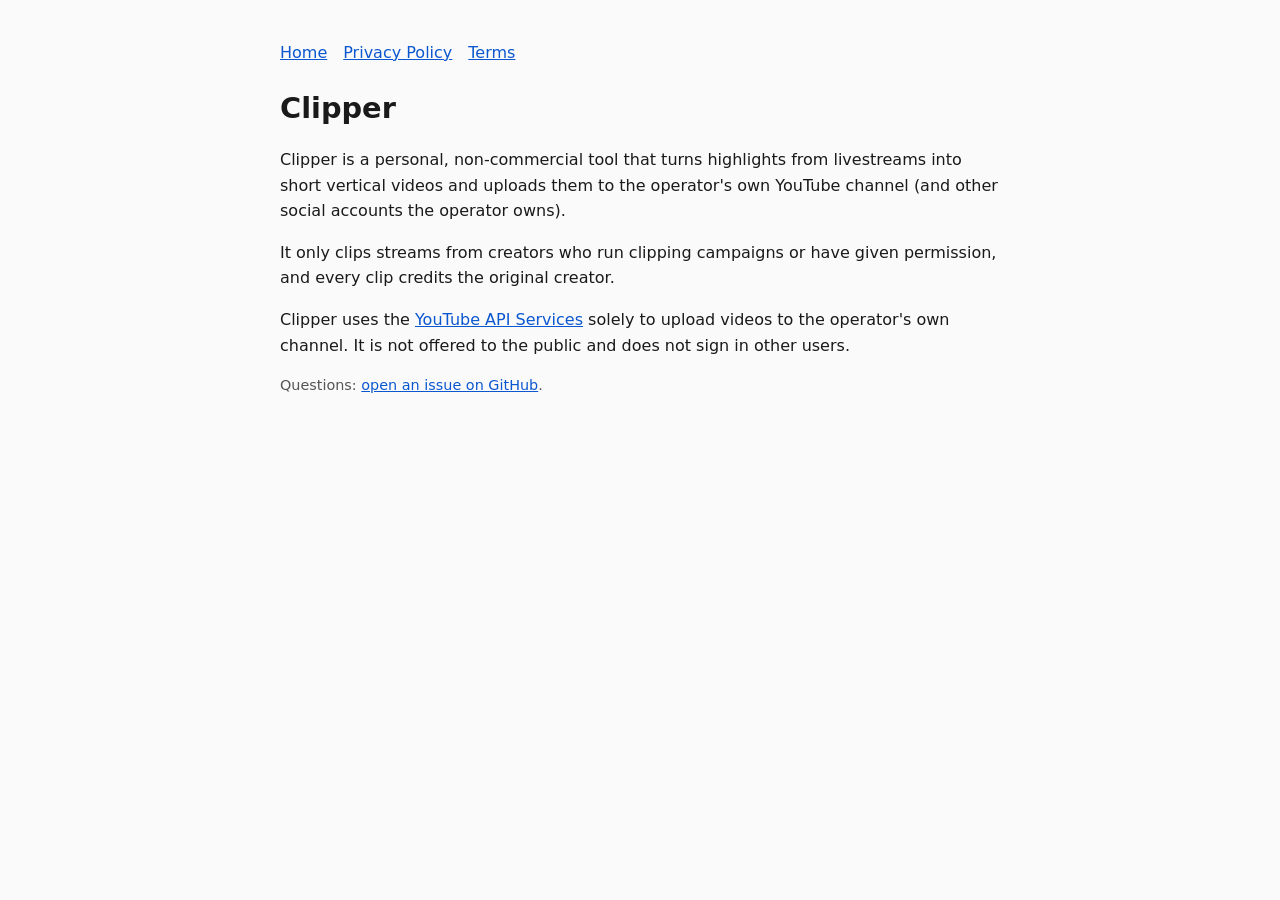
<file: index.html>
<!doctype html>
<html lang="en"><head><meta charset="utf-8"><meta name="viewport" content="width=device-width,initial-scale=1">
<title>Clipper</title><link rel="stylesheet" href="style.css"></head>
<body>
<nav><a href="index.html">Home</a><a href="privacy.html">Privacy Policy</a><a href="terms.html">Terms</a></nav>
<h1>Clipper</h1>
<p>Clipper is a personal, non-commercial tool that turns highlights from livestreams into short vertical videos and uploads them to the operator's own YouTube channel (and other social accounts the operator owns).</p>
<p>It only clips streams from creators who run clipping campaigns or have given permission, and every clip credits the original creator.</p>
<p>Clipper uses the <a href="https://developers.google.com/youtube">YouTube API Services</a> solely to upload videos to the operator's own channel. It is not offered to the public and does not sign in other users.</p>
<p class="muted">Questions: <a href="https://github.com/Abdullah-365/clipper-site/issues">open an issue on GitHub</a>.</p>
</body></html>
</file>
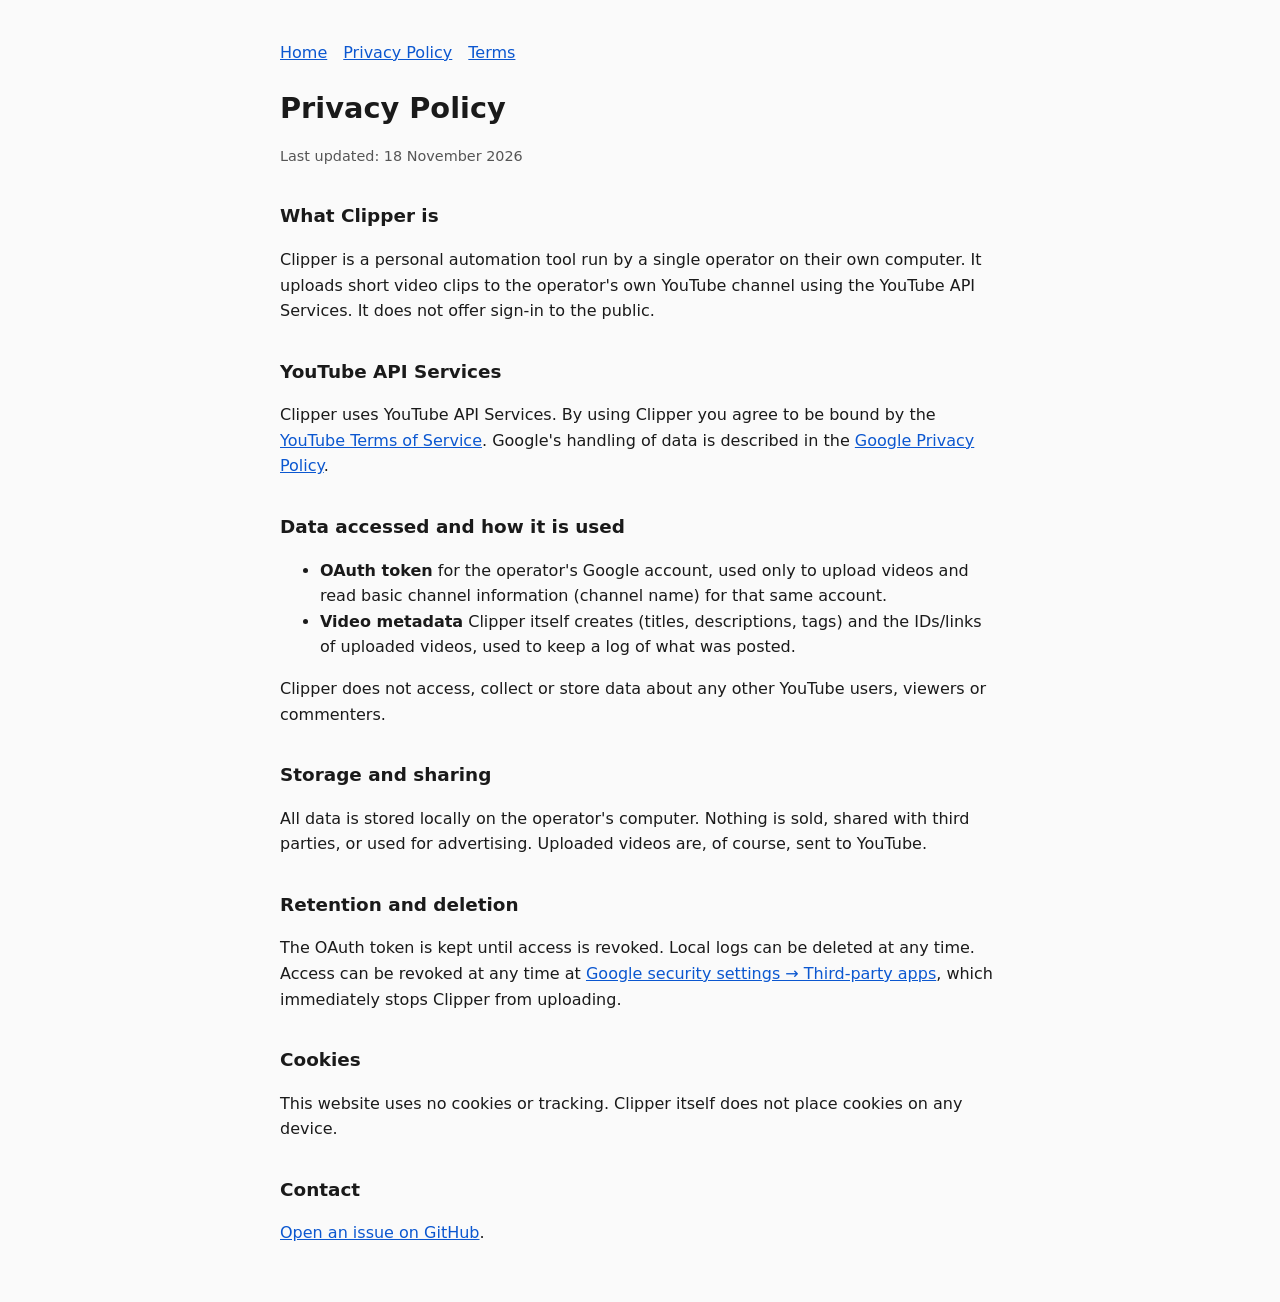
<file: privacy.html>
<!doctype html>
<html lang="en"><head><meta charset="utf-8"><meta name="viewport" content="width=device-width,initial-scale=1">
<title>Clipper Privacy Policy</title><link rel="stylesheet" href="style.css"></head>
<body>
<nav><a href="index.html">Home</a><a href="privacy.html">Privacy Policy</a><a href="terms.html">Terms</a></nav>
<h1>Privacy Policy</h1>
<p class="muted">Last updated: 18 November 2026</p>

<h2>What Clipper is</h2>
<p>Clipper is a personal automation tool run by a single operator on their own computer. It uploads short video clips to the operator's own YouTube channel using the YouTube API Services. It does not offer sign-in to the public.</p>

<h2>YouTube API Services</h2>
<p>Clipper uses YouTube API Services. By using Clipper you agree to be bound by the <a href="https://www.youtube.com/t/terms">YouTube Terms of Service</a>. Google's handling of data is described in the <a href="https://policies.google.com/privacy">Google Privacy Policy</a>.</p>

<h2>Data accessed and how it is used</h2>
<ul>
<li><strong>OAuth token</strong> for the operator's Google account, used only to upload videos and read basic channel information (channel name) for that same account.</li>
<li><strong>Video metadata</strong> Clipper itself creates (titles, descriptions, tags) and the IDs/links of uploaded videos, used to keep a log of what was posted.</li>
</ul>
<p>Clipper does not access, collect or store data about any other YouTube users, viewers or commenters.</p>

<h2>Storage and sharing</h2>
<p>All data is stored locally on the operator's computer. Nothing is sold, shared with third parties, or used for advertising. Uploaded videos are, of course, sent to YouTube.</p>

<h2>Retention and deletion</h2>
<p>The OAuth token is kept until access is revoked. Local logs can be deleted at any time. Access can be revoked at any time at <a href="https://myaccount.google.com/permissions">Google security settings &rarr; Third-party apps</a>, which immediately stops Clipper from uploading.</p>

<h2>Cookies</h2>
<p>This website uses no cookies or tracking. Clipper itself does not place cookies on any device.</p>

<h2>Contact</h2>
<p><a href="https://github.com/Abdullah-365/clipper-site/issues">Open an issue on GitHub</a>.</p>
</body></html>
</file>
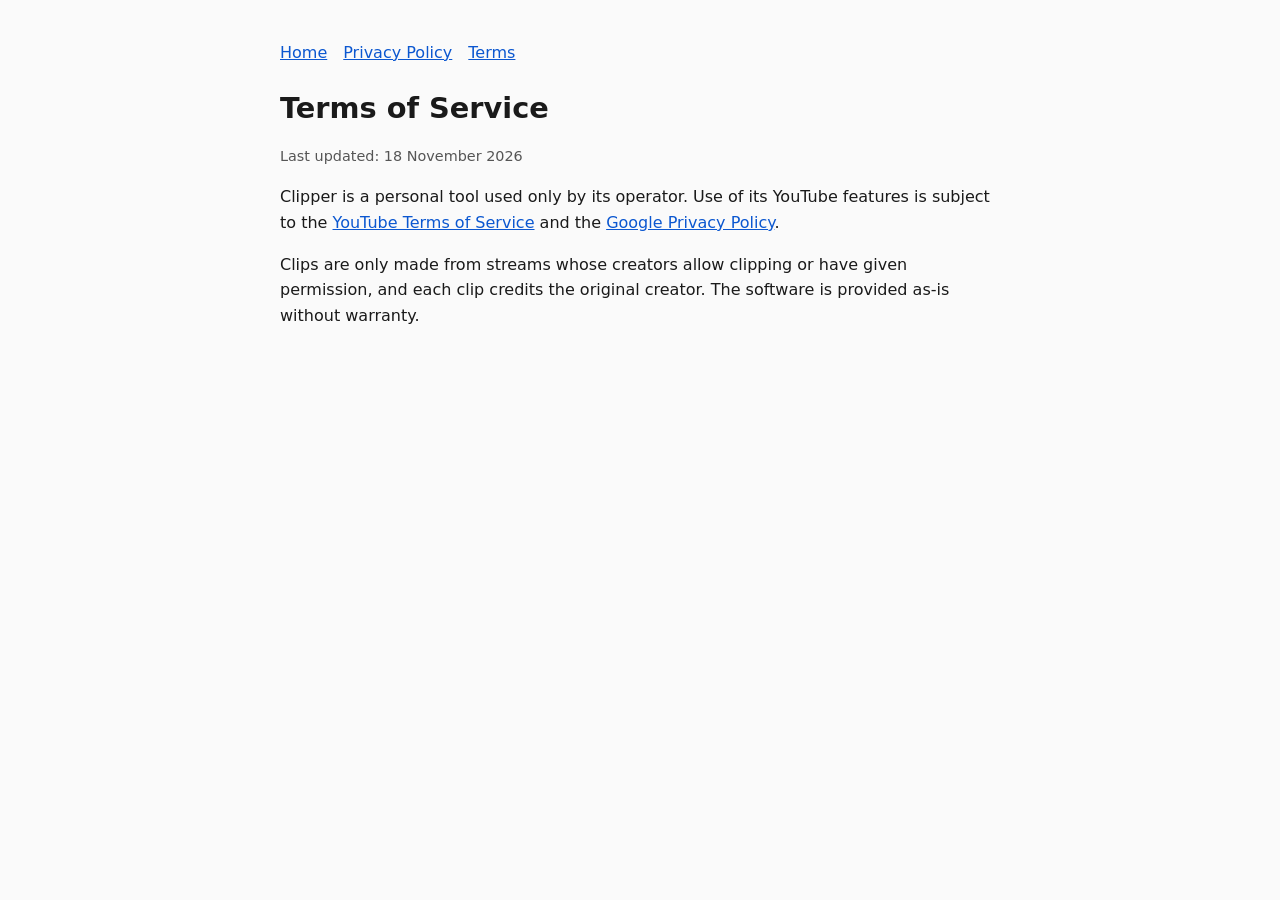
<file: terms.html>
<!doctype html>
<html lang="en"><head><meta charset="utf-8"><meta name="viewport" content="width=device-width,initial-scale=1">
<title>Clipper Terms</title><link rel="stylesheet" href="style.css"></head>
<body>
<nav><a href="index.html">Home</a><a href="privacy.html">Privacy Policy</a><a href="terms.html">Terms</a></nav>
<h1>Terms of Service</h1>
<p class="muted">Last updated: 18 November 2026</p>
<p>Clipper is a personal tool used only by its operator. Use of its YouTube features is subject to the <a href="https://www.youtube.com/t/terms">YouTube Terms of Service</a> and the <a href="https://policies.google.com/privacy">Google Privacy Policy</a>.</p>
<p>Clips are only made from streams whose creators allow clipping or have given permission, and each clip credits the original creator. The software is provided as-is without warranty.</p>
</body></html>
</file>
<file: style.css>
:root{--bg:#fafafa;--fg:#1a1a1a;--muted:#555;--link:#0b57d0}
@media (prefers-color-scheme:dark){:root{--bg:#121212;--fg:#e8e8e8;--muted:#aaa;--link:#8ab4f8}}
body{background:var(--bg);color:var(--fg);font:16px/1.6 system-ui,-apple-system,Segoe UI,Roboto,sans-serif;max-width:720px;margin:0 auto;padding:40px 16px}
h1{font-size:1.8rem;margin-bottom:.2em}h2{font-size:1.15rem;margin-top:1.8em}
a{color:var(--link)}.muted{color:var(--muted);font-size:.9rem}nav a{margin-right:16px}
</file>
